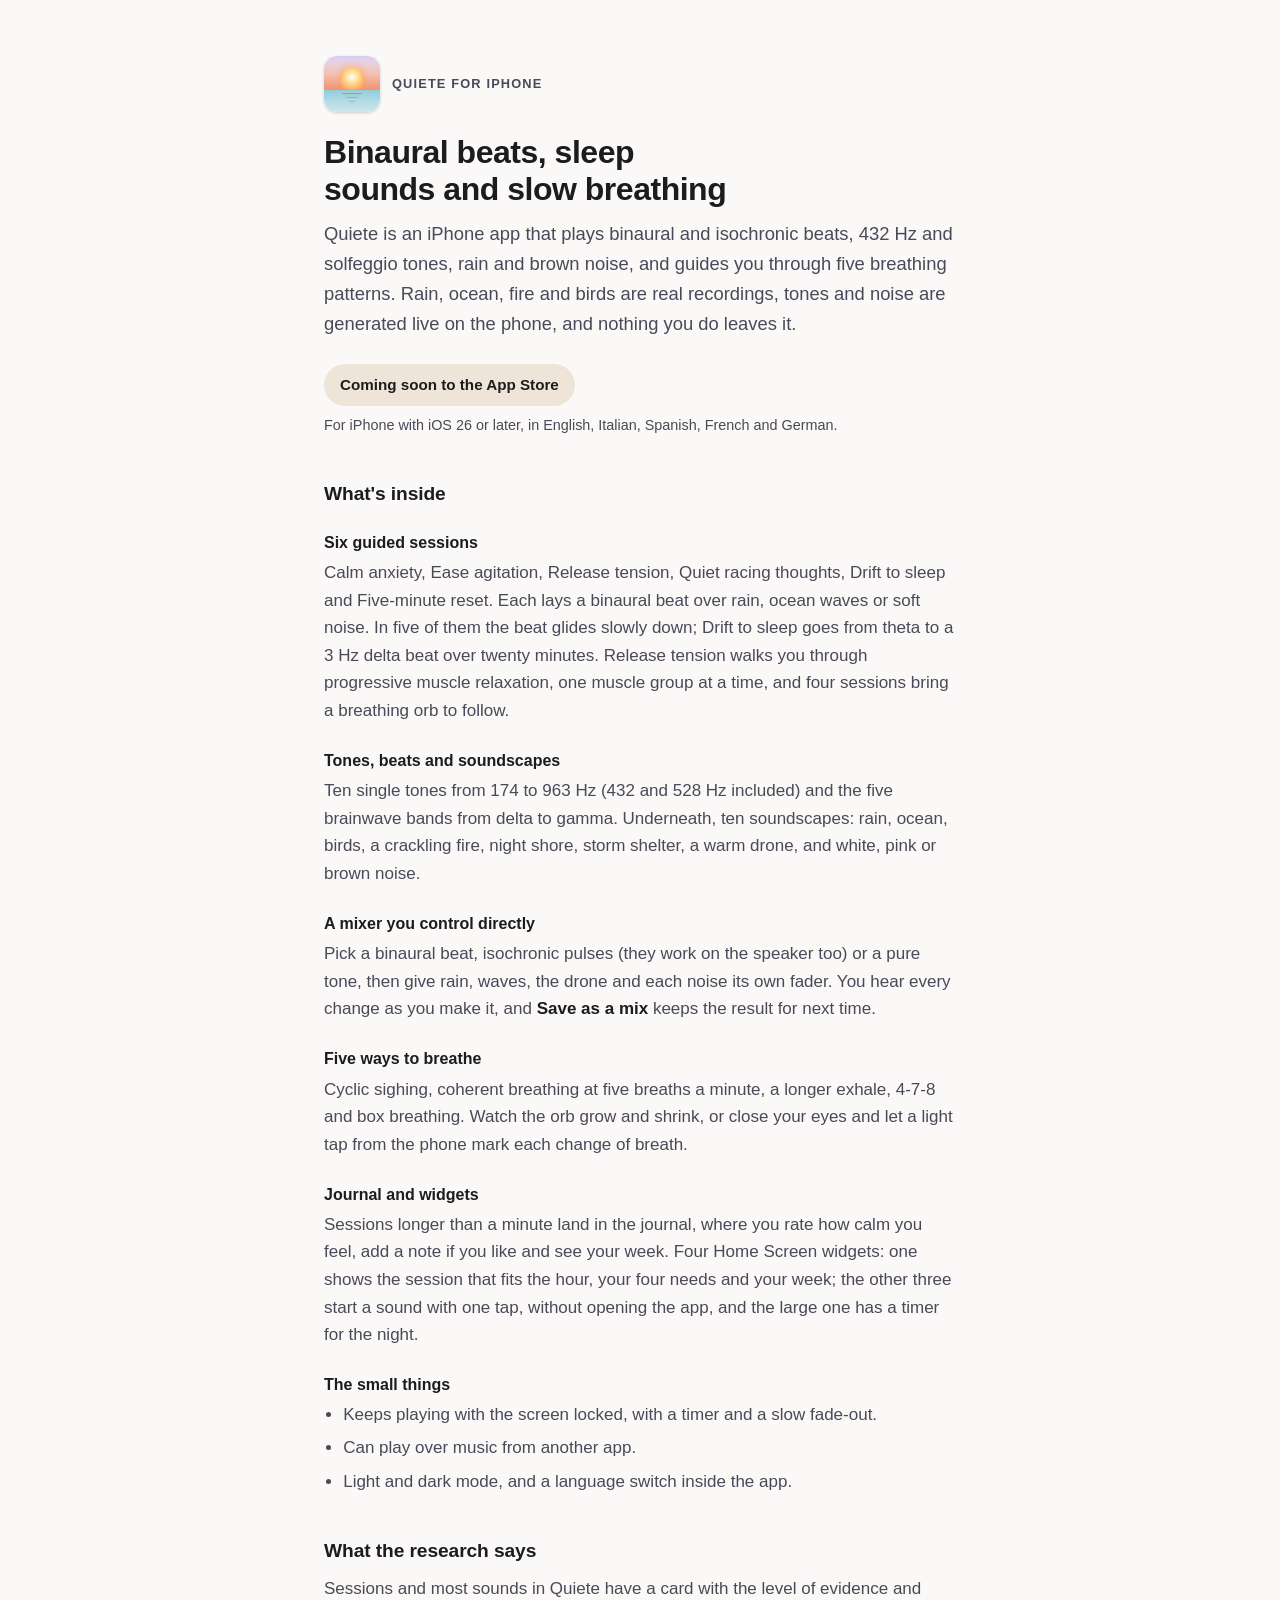
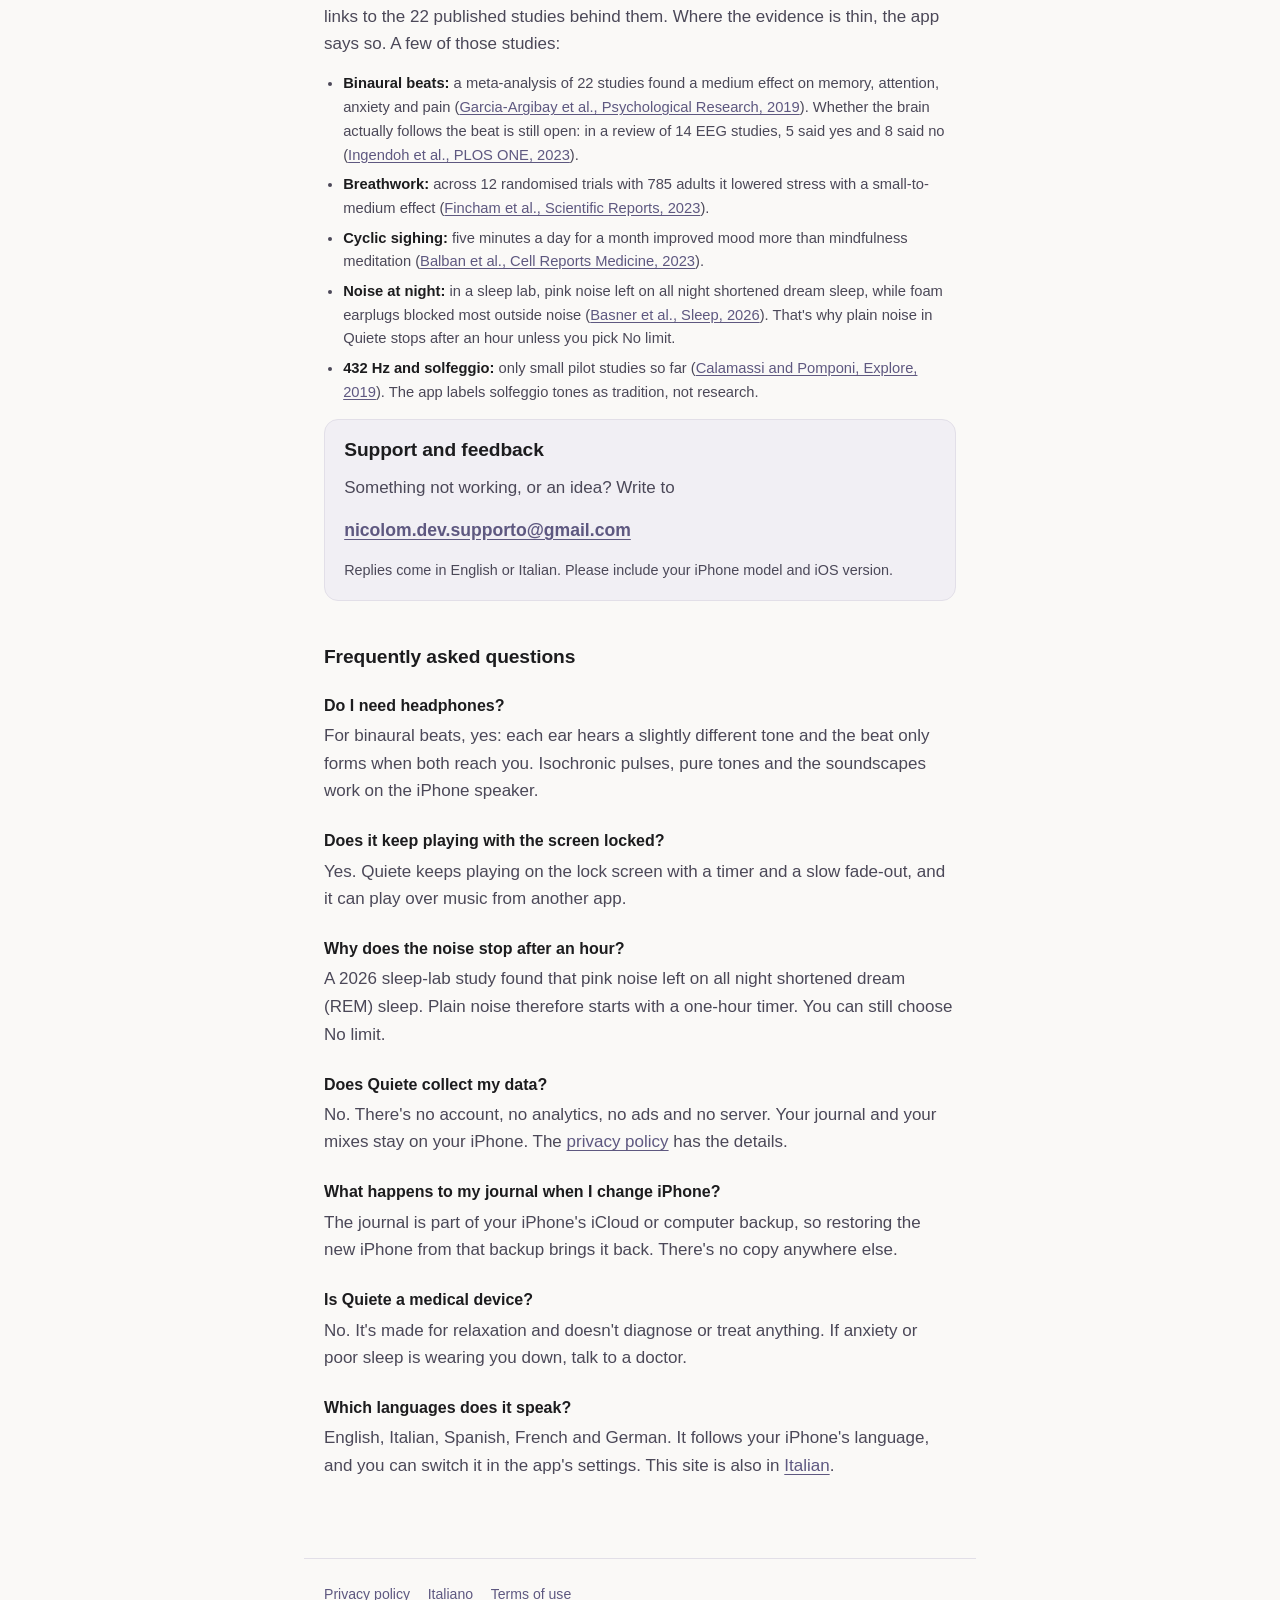
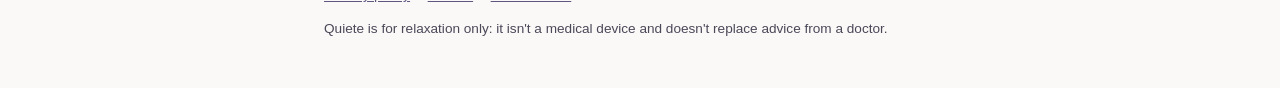
<file: index.html>
<!doctype html>
<html lang="en">
<head>
<meta charset="utf-8">
<meta name="viewport" content="width=device-width, initial-scale=1">
<title>Quiete: binaural beats, sleep sounds, breathing for iPhone</title>
<meta name="description" content="Binaural beats, 432 Hz tones, rain and brown noise, and five slow-breathing patterns for iPhone. No account and no tracking.">
<link rel="canonical" href="https://nicolomarinangeli.github.io/quiete/">
<link rel="alternate" hreflang="en" href="https://nicolomarinangeli.github.io/quiete/">
<link rel="alternate" hreflang="it" href="https://nicolomarinangeli.github.io/quiete/it/">
<link rel="alternate" hreflang="x-default" href="https://nicolomarinangeli.github.io/quiete/">
<meta name="color-scheme" content="light dark">
<meta name="theme-color" content="#faf9f7" media="(prefers-color-scheme: light)">
<meta name="theme-color" content="#0d0a10" media="(prefers-color-scheme: dark)">
<link rel="icon" type="image/png" href="favicon.png">
<link rel="apple-touch-icon" href="apple-touch-icon.png">
<link rel="stylesheet" href="style.css">
<meta property="og:type" content="website">
<meta property="og:site_name" content="Quiete">
<meta property="og:title" content="Quiete: binaural beats, sleep sounds, breathing for iPhone">
<meta property="og:description" content="Six guided sessions, ten tones, ten soundscapes, a mixer and five breathing patterns. No account, nothing leaves your iPhone.">
<meta property="og:url" content="https://nicolomarinangeli.github.io/quiete/">
<meta property="og:image" content="https://nicolomarinangeli.github.io/quiete/img/og.png">
<meta property="og:image:width" content="1200">
<meta property="og:image:height" content="630">
<meta property="og:image:alt" content="The Quiete app icon, a sun setting over the sea, next to the name Quiete">
<meta property="og:locale" content="en_US">
<meta property="og:locale:alternate" content="it_IT">
<meta name="twitter:card" content="summary_large_image">
<script type="application/ld+json">
{
  "@context": "https://schema.org",
  "@graph": [
    {
      "@type": "MobileApplication",
      "@id": "https://nicolomarinangeli.github.io/quiete/#app",
      "name": "Quiete",
      "alternateName": "Quiete: Binaural Beats, 432 Hz",
      "description": "An iPhone app that plays binaural and isochronic beats, solfeggio tones and sleep soundscapes, and guides five slow-breathing patterns. It has no account and collects no data.",
      "url": "https://nicolomarinangeli.github.io/quiete/",
      "image": "https://nicolomarinangeli.github.io/quiete/img/icona-512.png",
      "operatingSystem": "iOS 26 or later",
      "applicationCategory": "HealthApplication",
      "applicationSubCategory": "Relaxation and sleep",
      "inLanguage": ["en", "it", "es", "fr", "de"],
      "featureList": [
        "Six guided sessions: Calm anxiety, Ease agitation, Release tension, Quiet racing thoughts, Drift to sleep, Five-minute reset",
        "Ten tones from 174 to 963 Hz and five brainwave bands from delta to gamma",
        "Binaural beats, isochronic pulses or a pure tone",
        "Ten soundscapes: rain, ocean, birds, fire, night shore, storm shelter, warm drone, white, pink and brown noise",
        "Mixer with a fader for each sound and saved mixes",
        "Cyclic sighing, coherent breathing, longer exhale, 4-7-8 and box breathing",
        "Journal with a calm rating and a week view",
        "Four Home Screen widgets"
      ]
    },
    {
      "@type": "FAQPage",
      "mainEntity": [
        {"@type": "Question", "name": "Do I need headphones?", "acceptedAnswer": {"@type": "Answer", "text": "For binaural beats, yes: each ear hears a slightly different tone and the beat only forms when both reach you. Isochronic pulses, pure tones and the soundscapes work on the iPhone speaker."}},
        {"@type": "Question", "name": "Does it keep playing with the screen locked?", "acceptedAnswer": {"@type": "Answer", "text": "Yes. Quiete keeps playing on the lock screen with a timer and a slow fade-out, and it can play over music from another app."}},
        {"@type": "Question", "name": "Why does the noise stop after an hour?", "acceptedAnswer": {"@type": "Answer", "text": "A 2026 sleep-lab study found that pink noise left on all night shortened dream (REM) sleep. Plain noise therefore starts with a one-hour timer. You can still choose No limit."}},
        {"@type": "Question", "name": "Does Quiete collect my data?", "acceptedAnswer": {"@type": "Answer", "text": "No. There's no account, no analytics, no ads and no server. Your journal and your mixes stay on your iPhone."}},
        {"@type": "Question", "name": "What happens to my journal when I change iPhone?", "acceptedAnswer": {"@type": "Answer", "text": "The journal is part of your iPhone's iCloud or computer backup, so restoring the new iPhone from that backup brings it back. There's no copy anywhere else."}},
        {"@type": "Question", "name": "Is Quiete a medical device?", "acceptedAnswer": {"@type": "Answer", "text": "No. It's made for relaxation and doesn't diagnose or treat anything. If anxiety or poor sleep is wearing you down, talk to a doctor."}},
        {"@type": "Question", "name": "Which languages does it speak?", "acceptedAnswer": {"@type": "Answer", "text": "English, Italian, Spanish, French and German. It follows your iPhone's language, and you can switch it in the app's settings. This site is also in Italian."}}
      ]
    }
  ]
}
</script>
</head>
<body>
<a class="skip" href="#content">Skip to content</a>
<header class="top">
  <div class="brand">
    <picture>
      <source srcset="img/icona-scura.png" media="(prefers-color-scheme: dark)">
      <img src="img/icona.png" width="56" height="56" alt="Quiete app icon" fetchpriority="high">
    </picture>
    <p class="kicker">Quiete for iPhone</p>
  </div>
</header>

<main id="content">

  <h1>Binaural beats, sleep sounds and slow breathing</h1>
  <p class="lead">Quiete is an iPhone app that plays binaural and isochronic beats, 432 Hz and solfeggio tones, rain and brown noise, and guides you through five breathing patterns. Rain, ocean, fire and birds are real recordings, tones and noise are generated live on the phone, and nothing you do leaves it.</p>
  <p class="soon">Coming soon to the App Store</p>
  <p class="small">For iPhone with iOS 26 or later, in English, Italian, Spanish, French and German.</p>

  <h2>What's inside</h2>

  <h3>Six guided sessions</h3>
  <p>Calm anxiety, Ease agitation, Release tension, Quiet racing thoughts, Drift to sleep and Five-minute reset. Each lays a binaural beat over rain, ocean waves or soft noise. In five of them the beat glides slowly down; Drift to sleep goes from theta to a 3 Hz delta beat over twenty minutes. Release tension walks you through progressive muscle relaxation, one muscle group at a time, and four sessions bring a breathing orb to follow.</p>

  <h3>Tones, beats and soundscapes</h3>
  <p>Ten single tones from 174 to 963 Hz (432 and 528 Hz included) and the five brainwave bands from delta to gamma. Underneath, ten soundscapes: rain, ocean, birds, a crackling fire, night shore, storm shelter, a warm drone, and white, pink or brown noise.</p>

  <h3>A mixer you control directly</h3>
  <p>Pick a binaural beat, isochronic pulses (they work on the speaker too) or a pure tone, then give rain, waves, the drone and each noise its own fader. You hear every change as you make it, and <strong>Save as a mix</strong> keeps the result for next time.</p>

  <h3>Five ways to breathe</h3>
  <p>Cyclic sighing, coherent breathing at five breaths a minute, a longer exhale, 4-7-8 and box breathing. Watch the orb grow and shrink, or close your eyes and let a light tap from the phone mark each change of breath.</p>

  <h3>Journal and widgets</h3>
  <p>Sessions longer than a minute land in the journal, where you rate how calm you feel, add a note if you like and see your week. Four Home Screen widgets: one shows the session that fits the hour, your four needs and your week; the other three start a sound with one tap, without opening the app, and the large one has a timer for the night.</p>

  <h3>The small things</h3>
  <ul>
    <li>Keeps playing with the screen locked, with a timer and a slow fade-out.</li>
    <li>Can play over music from another app.</li>
    <li>Light and dark mode, and a language switch inside the app.</li>
  </ul>

  <h2>What the research says</h2>
  <p>Sessions and most sounds in Quiete have a card with the level of evidence and links to the 22 published studies behind them. Where the evidence is thin, the app says so. A few of those studies:</p>
  <ul class="sources">
    <li><strong>Binaural beats:</strong> a meta-analysis of 22 studies found a medium effect on memory, attention, anxiety and pain (<a href="https://doi.org/10.1007/s00426-018-1066-8">Garcia-Argibay et al., Psychological Research, 2019</a>). Whether the brain actually follows the beat is still open: in a review of 14 EEG studies, 5 said yes and 8 said no (<a href="https://doi.org/10.1371/journal.pone.0286023">Ingendoh et al., PLOS ONE, 2023</a>).</li>
    <li><strong>Breathwork:</strong> across 12 randomised trials with 785 adults it lowered stress with a small-to-medium effect (<a href="https://doi.org/10.1038/s41598-022-27247-y">Fincham et al., Scientific Reports, 2023</a>).</li>
    <li><strong>Cyclic sighing:</strong> five minutes a day for a month improved mood more than mindfulness meditation (<a href="https://doi.org/10.1016/j.xcrm.2022.100895">Balban et al., Cell Reports Medicine, 2023</a>).</li>
    <li><strong>Noise at night:</strong> in a sleep lab, pink noise left on all night shortened dream sleep, while foam earplugs blocked most outside noise (<a href="https://doi.org/10.1093/sleep/zsag001">Basner et al., Sleep, 2026</a>). That's why plain noise in Quiete stops after an hour unless you pick No limit.</li>
    <li><strong>432 Hz and solfeggio:</strong> only small pilot studies so far (<a href="https://doi.org/10.1016/j.explore.2019.04.001">Calamassi and Pomponi, Explore, 2019</a>). The app labels solfeggio tones as tradition, not research.</li>
  </ul>

  <div class="card" id="support">
    <h2>Support and feedback</h2>
    <p>Something not working, or an idea? Write to</p>
    <p><a class="mail" href="mailto:nicolom.dev.supporto@gmail.com?subject=Quiete">nicolom.dev.supporto@gmail.com</a></p>
    <p class="small">Replies come in English or Italian. Please include your iPhone model and iOS version.</p>
  </div>

  <section class="faq">
    <h2>Frequently asked questions</h2>
    <h3>Do I need headphones?</h3>
    <p>For binaural beats, yes: each ear hears a slightly different tone and the beat only forms when both reach you. Isochronic pulses, pure tones and the soundscapes work on the iPhone speaker.</p>
    <h3>Does it keep playing with the screen locked?</h3>
    <p>Yes. Quiete keeps playing on the lock screen with a timer and a slow fade-out, and it can play over music from another app.</p>
    <h3>Why does the noise stop after an hour?</h3>
    <p>A 2026 sleep-lab study found that pink noise left on all night shortened dream (REM) sleep. Plain noise therefore starts with a one-hour timer. You can still choose No limit.</p>
    <h3>Does Quiete collect my data?</h3>
    <p>No. There's no account, no analytics, no ads and no server. Your journal and your mixes stay on your iPhone. The <a href="privacy/">privacy policy</a> has the details.</p>
    <h3>What happens to my journal when I change iPhone?</h3>
    <p>The journal is part of your iPhone's iCloud or computer backup, so restoring the new iPhone from that backup brings it back. There's no copy anywhere else.</p>
    <h3>Is Quiete a medical device?</h3>
    <p>No. It's made for relaxation and doesn't diagnose or treat anything. If anxiety or poor sleep is wearing you down, talk to a doctor.</p>
    <h3>Which languages does it speak?</h3>
    <p>English, Italian, Spanish, French and German. It follows your iPhone's language, and you can switch it in the app's settings. This site is also in <a href="it/" hreflang="it">Italian</a>.</p>
  </section>
</main>
<footer>
  <nav aria-label="Site">
    <a href="privacy/">Privacy policy</a>
    <a href="it/" hreflang="it" lang="it">Italiano</a>
    <a href="https://www.apple.com/legal/internet-services/itunes/dev/stdeula/">Terms of use</a>
  </nav>
  <p>Quiete is for relaxation only: it isn't a medical device and doesn't replace advice from a doctor.</p>
</footer>
</body>
</html>
</file>
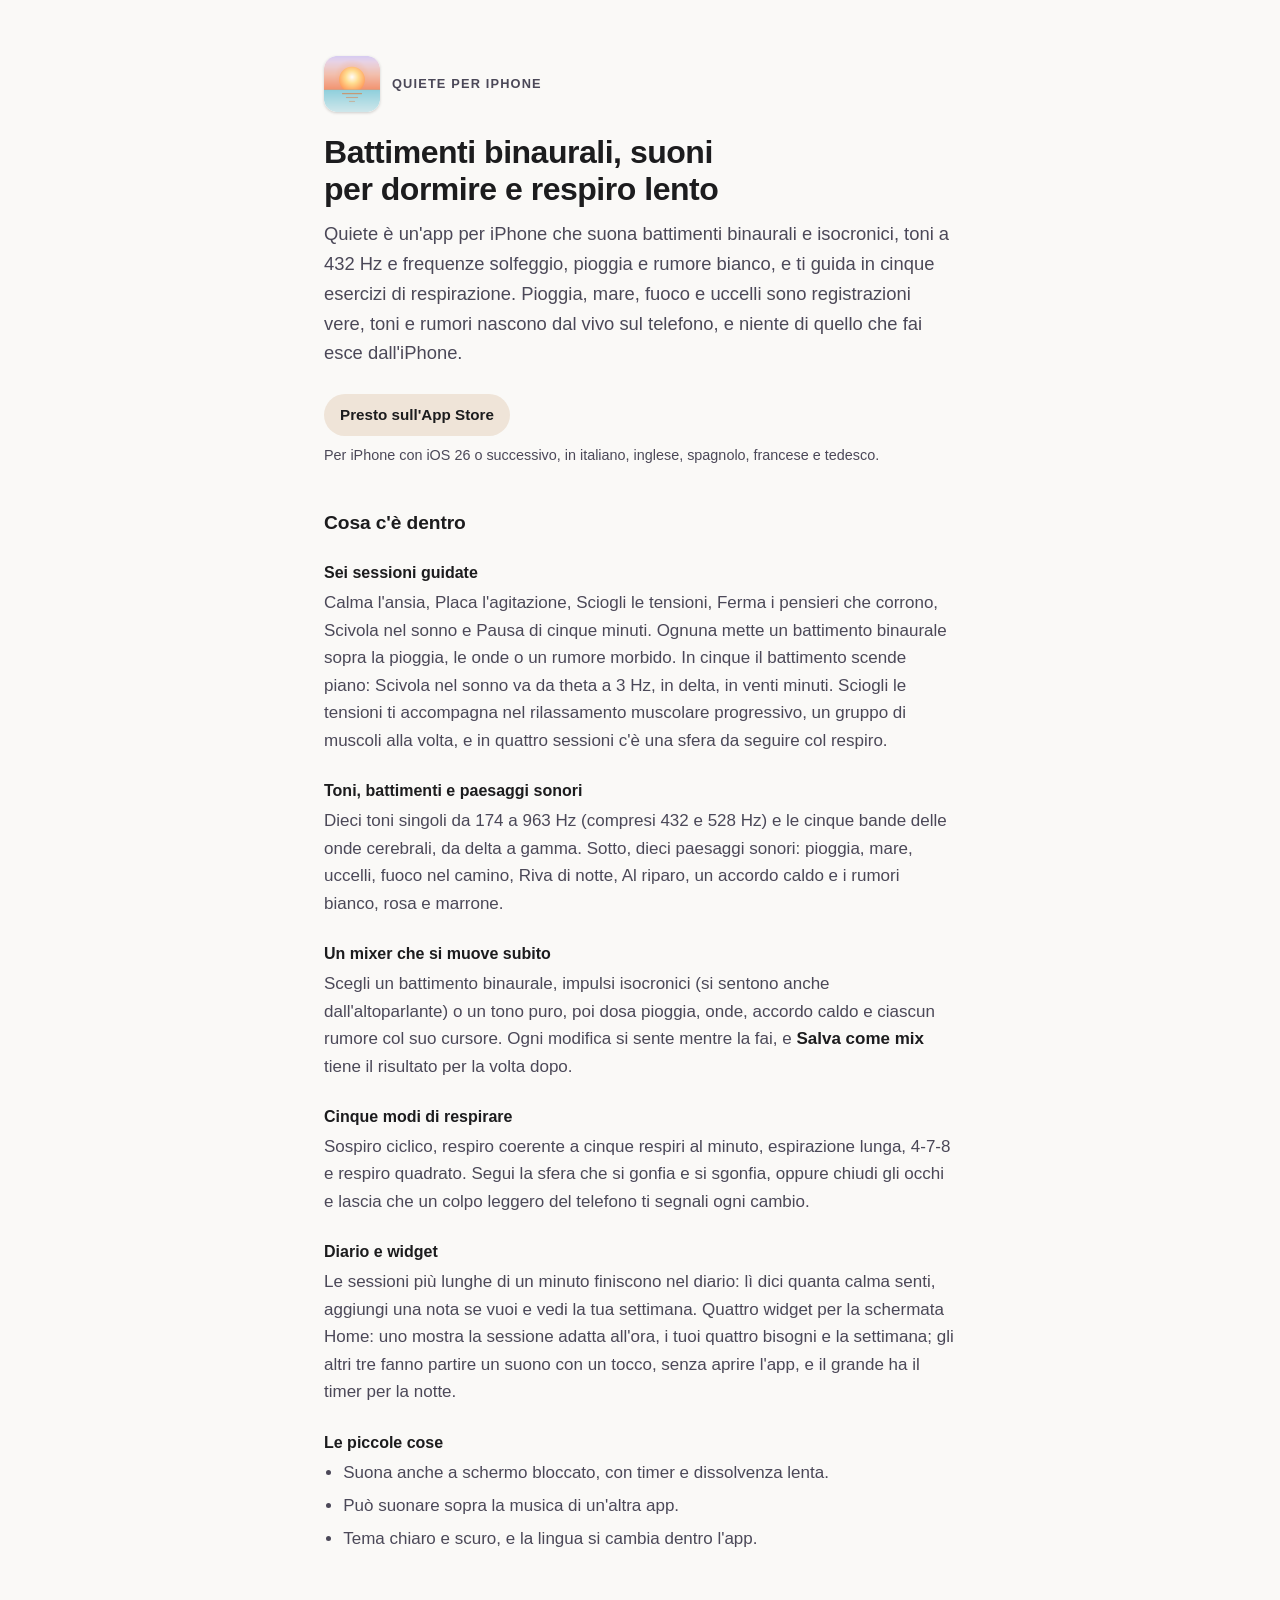
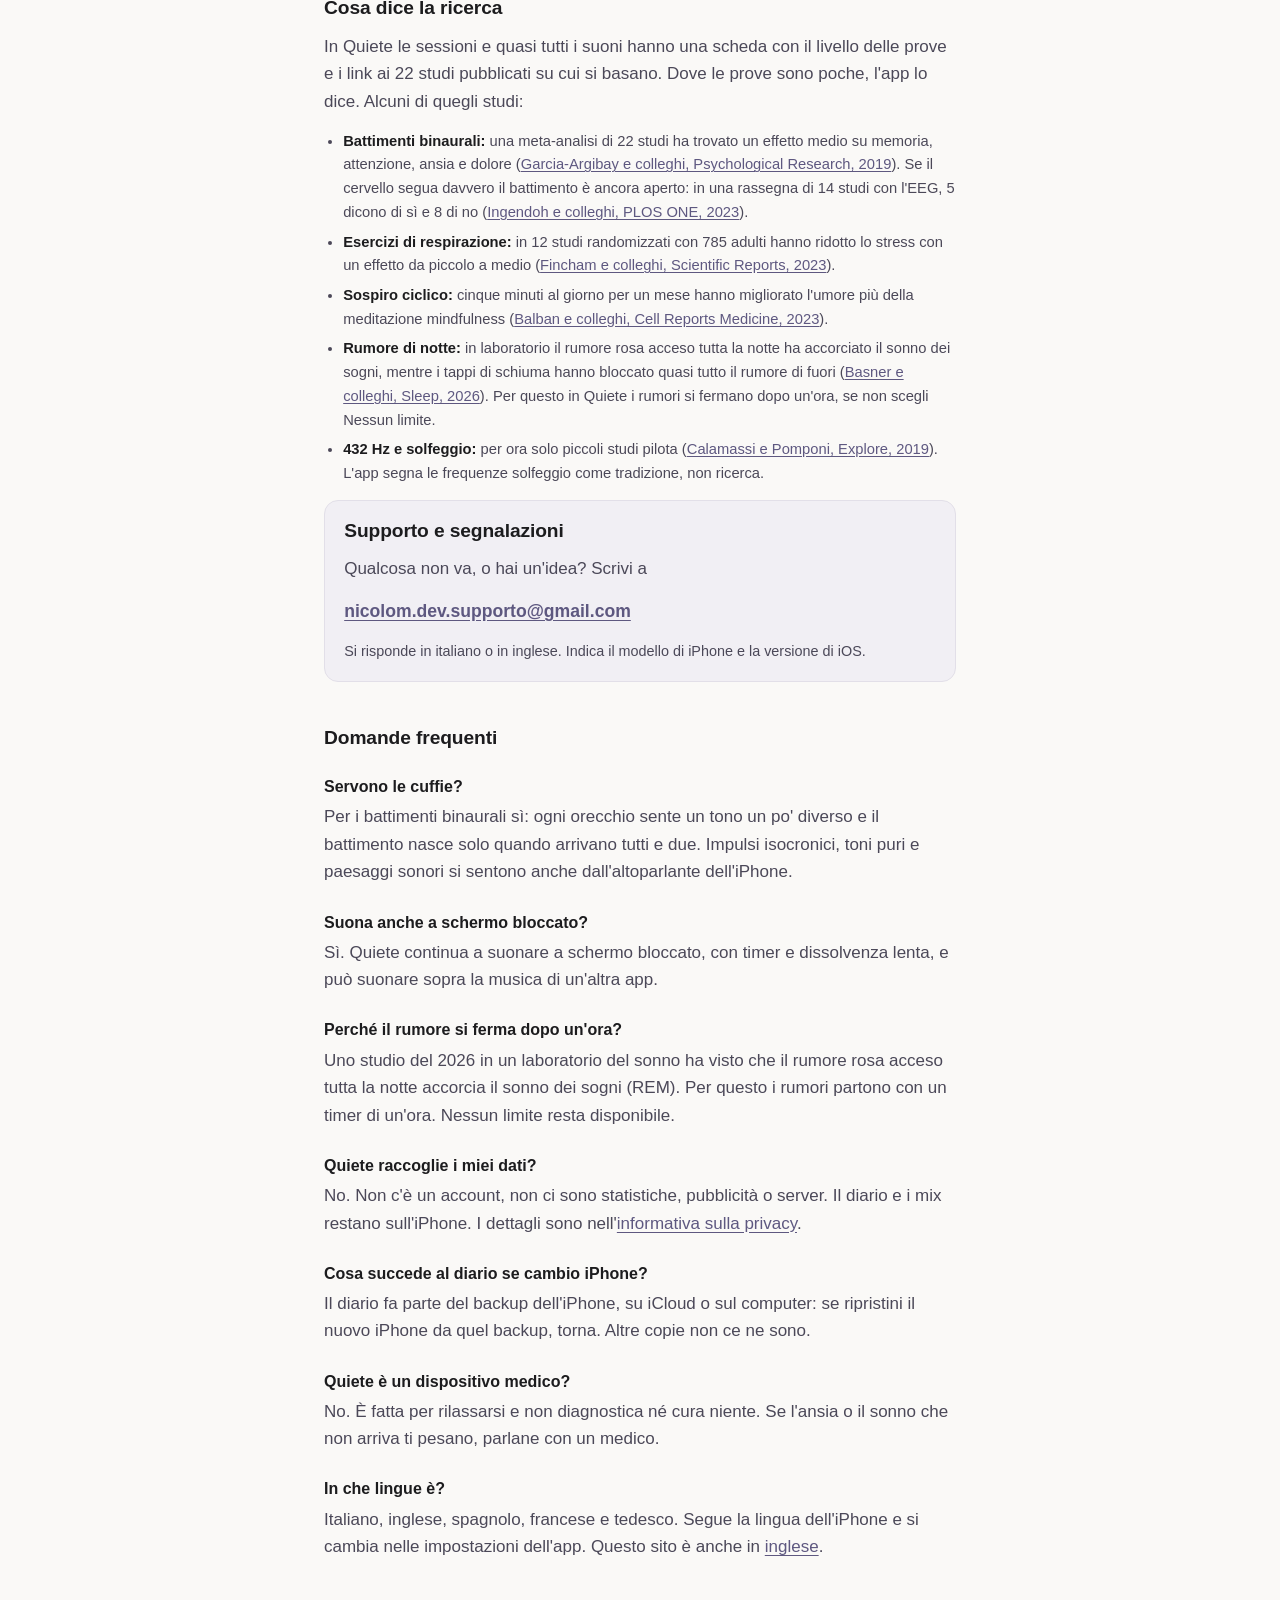
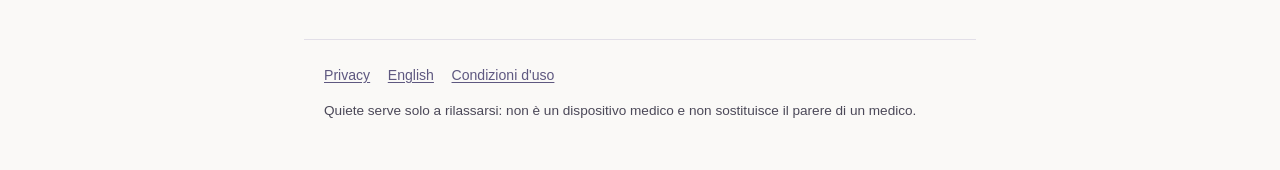
<file: it/index.html>
<!doctype html>
<html lang="it">
<head>
<meta charset="utf-8">
<meta name="viewport" content="width=device-width, initial-scale=1">
<title>Quiete: battimenti binaurali, suoni per dormire e respiro</title>
<meta name="description" content="Battimenti binaurali, frequenze a 432 Hz, pioggia, rumore bianco e cinque esercizi di respiro lento per iPhone. Niente account.">
<link rel="canonical" href="https://nicolomarinangeli.github.io/quiete/it/">
<link rel="alternate" hreflang="en" href="https://nicolomarinangeli.github.io/quiete/">
<link rel="alternate" hreflang="it" href="https://nicolomarinangeli.github.io/quiete/it/">
<link rel="alternate" hreflang="x-default" href="https://nicolomarinangeli.github.io/quiete/">
<meta name="color-scheme" content="light dark">
<meta name="theme-color" content="#faf9f7" media="(prefers-color-scheme: light)">
<meta name="theme-color" content="#0d0a10" media="(prefers-color-scheme: dark)">
<link rel="icon" type="image/png" href="../favicon.png">
<link rel="apple-touch-icon" href="../apple-touch-icon.png">
<link rel="stylesheet" href="../style.css">
<meta property="og:type" content="website">
<meta property="og:site_name" content="Quiete">
<meta property="og:title" content="Quiete: battimenti binaurali, suoni per dormire e respiro">
<meta property="og:description" content="Sei sessioni guidate, dieci toni, dieci paesaggi sonori, un mixer e cinque modi di respirare. Niente account, niente lascia l'iPhone.">
<meta property="og:url" content="https://nicolomarinangeli.github.io/quiete/it/">
<meta property="og:image" content="https://nicolomarinangeli.github.io/quiete/img/og.png">
<meta property="og:image:width" content="1200">
<meta property="og:image:height" content="630">
<meta property="og:image:alt" content="L'icona di Quiete, un sole che tramonta sul mare, accanto al nome Quiete">
<meta property="og:locale" content="it_IT">
<meta property="og:locale:alternate" content="en_US">
<meta name="twitter:card" content="summary_large_image">
<script type="application/ld+json">
{
  "@context": "https://schema.org",
  "@graph": [
    {
      "@type": "MobileApplication",
      "@id": "https://nicolomarinangeli.github.io/quiete/#app",
      "name": "Quiete",
      "alternateName": "Quiete: Suoni e Frequenze Hz",
      "description": "App per iPhone che suona battimenti binaurali e isocronici, frequenze solfeggio e paesaggi sonori per dormire, e guida cinque esercizi di respirazione lenta. Non chiede un account e non raccoglie dati.",
      "url": "https://nicolomarinangeli.github.io/quiete/it/",
      "image": "https://nicolomarinangeli.github.io/quiete/img/icona-512.png",
      "operatingSystem": "iOS 26 o successivo",
      "applicationCategory": "HealthApplication",
      "applicationSubCategory": "Rilassamento e sonno",
      "inLanguage": ["it", "en", "es", "fr", "de"],
      "featureList": [
        "Sei sessioni guidate: Calma l'ansia, Placa l'agitazione, Sciogli le tensioni, Ferma i pensieri che corrono, Scivola nel sonno, Pausa di cinque minuti",
        "Dieci toni da 174 a 963 Hz e cinque bande di onde cerebrali da delta a gamma",
        "Battimento binaurale, impulsi isocronici o tono puro",
        "Dieci paesaggi sonori: pioggia, mare, uccelli, fuoco, Riva di notte, Al riparo, accordo caldo, rumore bianco, rosa e marrone",
        "Mixer con un cursore per ogni suono e mix salvati",
        "Sospiro ciclico, respiro coerente, espirazione lunga, 4-7-8 e respiro quadrato",
        "Diario con il voto di calma e la settimana",
        "Quattro widget per la schermata Home"
      ]
    },
    {
      "@type": "FAQPage",
      "mainEntity": [
        {"@type": "Question", "name": "Servono le cuffie?", "acceptedAnswer": {"@type": "Answer", "text": "Per i battimenti binaurali sì: ogni orecchio sente un tono un po' diverso e il battimento nasce solo quando arrivano tutti e due. Impulsi isocronici, toni puri e paesaggi sonori si sentono anche dall'altoparlante dell'iPhone."}},
        {"@type": "Question", "name": "Suona anche a schermo bloccato?", "acceptedAnswer": {"@type": "Answer", "text": "Sì. Quiete continua a suonare a schermo bloccato, con timer e dissolvenza lenta, e può suonare sopra la musica di un'altra app."}},
        {"@type": "Question", "name": "Perché il rumore si ferma dopo un'ora?", "acceptedAnswer": {"@type": "Answer", "text": "Uno studio del 2026 in un laboratorio del sonno ha visto che il rumore rosa acceso tutta la notte accorcia il sonno dei sogni (REM). Per questo i rumori partono con un timer di un'ora. Nessun limite resta disponibile."}},
        {"@type": "Question", "name": "Quiete raccoglie i miei dati?", "acceptedAnswer": {"@type": "Answer", "text": "No. Non c'è un account, non ci sono statistiche, pubblicità o server. Il diario e i mix restano sull'iPhone."}},
        {"@type": "Question", "name": "Cosa succede al diario se cambio iPhone?", "acceptedAnswer": {"@type": "Answer", "text": "Il diario fa parte del backup dell'iPhone, su iCloud o sul computer: se ripristini il nuovo iPhone da quel backup, torna. Altre copie non ce ne sono."}},
        {"@type": "Question", "name": "Quiete è un dispositivo medico?", "acceptedAnswer": {"@type": "Answer", "text": "No. È fatta per rilassarsi e non diagnostica né cura niente. Se l'ansia o il sonno che non arriva ti pesano, parlane con un medico."}},
        {"@type": "Question", "name": "In che lingue è?", "acceptedAnswer": {"@type": "Answer", "text": "Italiano, inglese, spagnolo, francese e tedesco. Segue la lingua dell'iPhone e si cambia nelle impostazioni dell'app. Questo sito è anche in inglese."}}
      ]
    }
  ]
}
</script>
</head>
<body>
<a class="skip" href="#content">Vai al contenuto</a>
<header class="top">
  <div class="brand">
    <picture>
      <source srcset="../img/icona-scura.png" media="(prefers-color-scheme: dark)">
      <img src="../img/icona.png" width="56" height="56" alt="Icona di Quiete" fetchpriority="high">
    </picture>
    <p class="kicker">Quiete per iPhone</p>
  </div>
</header>

<main id="content">

  <h1>Battimenti binaurali, suoni per dormire e respiro lento</h1>
  <p class="lead">Quiete è un'app per iPhone che suona battimenti binaurali e isocronici, toni a 432 Hz e frequenze solfeggio, pioggia e rumore bianco, e ti guida in cinque esercizi di respirazione. Pioggia, mare, fuoco e uccelli sono registrazioni vere, toni e rumori nascono dal vivo sul telefono, e niente di quello che fai esce dall'iPhone.</p>
  <p class="soon">Presto sull'App Store</p>
  <p class="small">Per iPhone con iOS 26 o successivo, in italiano, inglese, spagnolo, francese e tedesco.</p>

  <h2>Cosa c'è dentro</h2>

  <h3>Sei sessioni guidate</h3>
  <p>Calma l'ansia, Placa l'agitazione, Sciogli le tensioni, Ferma i pensieri che corrono, Scivola nel sonno e Pausa di cinque minuti. Ognuna mette un battimento binaurale sopra la pioggia, le onde o un rumore morbido. In cinque il battimento scende piano: Scivola nel sonno va da theta a 3 Hz, in delta, in venti minuti. Sciogli le tensioni ti accompagna nel rilassamento muscolare progressivo, un gruppo di muscoli alla volta, e in quattro sessioni c'è una sfera da seguire col respiro.</p>

  <h3>Toni, battimenti e paesaggi sonori</h3>
  <p>Dieci toni singoli da 174 a 963 Hz (compresi 432 e 528 Hz) e le cinque bande delle onde cerebrali, da delta a gamma. Sotto, dieci paesaggi sonori: pioggia, mare, uccelli, fuoco nel camino, Riva di notte, Al riparo, un accordo caldo e i rumori bianco, rosa e marrone.</p>

  <h3>Un mixer che si muove subito</h3>
  <p>Scegli un battimento binaurale, impulsi isocronici (si sentono anche dall'altoparlante) o un tono puro, poi dosa pioggia, onde, accordo caldo e ciascun rumore col suo cursore. Ogni modifica si sente mentre la fai, e <strong>Salva come mix</strong> tiene il risultato per la volta dopo.</p>

  <h3>Cinque modi di respirare</h3>
  <p>Sospiro ciclico, respiro coerente a cinque respiri al minuto, espirazione lunga, 4-7-8 e respiro quadrato. Segui la sfera che si gonfia e si sgonfia, oppure chiudi gli occhi e lascia che un colpo leggero del telefono ti segnali ogni cambio.</p>

  <h3>Diario e widget</h3>
  <p>Le sessioni più lunghe di un minuto finiscono nel diario: lì dici quanta calma senti, aggiungi una nota se vuoi e vedi la tua settimana. Quattro widget per la schermata Home: uno mostra la sessione adatta all'ora, i tuoi quattro bisogni e la settimana; gli altri tre fanno partire un suono con un tocco, senza aprire l'app, e il grande ha il timer per la notte.</p>

  <h3>Le piccole cose</h3>
  <ul>
    <li>Suona anche a schermo bloccato, con timer e dissolvenza lenta.</li>
    <li>Può suonare sopra la musica di un'altra app.</li>
    <li>Tema chiaro e scuro, e la lingua si cambia dentro l'app.</li>
  </ul>

  <h2>Cosa dice la ricerca</h2>
  <p>In Quiete le sessioni e quasi tutti i suoni hanno una scheda con il livello delle prove e i link ai 22 studi pubblicati su cui si basano. Dove le prove sono poche, l'app lo dice. Alcuni di quegli studi:</p>
  <ul class="sources">
    <li><strong>Battimenti binaurali:</strong> una meta-analisi di 22 studi ha trovato un effetto medio su memoria, attenzione, ansia e dolore (<a href="https://doi.org/10.1007/s00426-018-1066-8">Garcia-Argibay e colleghi, Psychological Research, 2019</a>). Se il cervello segua davvero il battimento è ancora aperto: in una rassegna di 14 studi con l'EEG, 5 dicono di sì e 8 di no (<a href="https://doi.org/10.1371/journal.pone.0286023">Ingendoh e colleghi, PLOS ONE, 2023</a>).</li>
    <li><strong>Esercizi di respirazione:</strong> in 12 studi randomizzati con 785 adulti hanno ridotto lo stress con un effetto da piccolo a medio (<a href="https://doi.org/10.1038/s41598-022-27247-y">Fincham e colleghi, Scientific Reports, 2023</a>).</li>
    <li><strong>Sospiro ciclico:</strong> cinque minuti al giorno per un mese hanno migliorato l'umore più della meditazione mindfulness (<a href="https://doi.org/10.1016/j.xcrm.2022.100895">Balban e colleghi, Cell Reports Medicine, 2023</a>).</li>
    <li><strong>Rumore di notte:</strong> in laboratorio il rumore rosa acceso tutta la notte ha accorciato il sonno dei sogni, mentre i tappi di schiuma hanno bloccato quasi tutto il rumore di fuori (<a href="https://doi.org/10.1093/sleep/zsag001">Basner e colleghi, Sleep, 2026</a>). Per questo in Quiete i rumori si fermano dopo un'ora, se non scegli Nessun limite.</li>
    <li><strong>432 Hz e solfeggio:</strong> per ora solo piccoli studi pilota (<a href="https://doi.org/10.1016/j.explore.2019.04.001">Calamassi e Pomponi, Explore, 2019</a>). L'app segna le frequenze solfeggio come tradizione, non ricerca.</li>
  </ul>

  <div class="card" id="supporto">
    <h2>Supporto e segnalazioni</h2>
    <p>Qualcosa non va, o hai un'idea? Scrivi a</p>
    <p><a class="mail" href="mailto:nicolom.dev.supporto@gmail.com?subject=Quiete">nicolom.dev.supporto@gmail.com</a></p>
    <p class="small">Si risponde in italiano o in inglese. Indica il modello di iPhone e la versione di iOS.</p>
  </div>

  <section class="faq">
    <h2>Domande frequenti</h2>
    <h3>Servono le cuffie?</h3>
    <p>Per i battimenti binaurali sì: ogni orecchio sente un tono un po' diverso e il battimento nasce solo quando arrivano tutti e due. Impulsi isocronici, toni puri e paesaggi sonori si sentono anche dall'altoparlante dell'iPhone.</p>
    <h3>Suona anche a schermo bloccato?</h3>
    <p>Sì. Quiete continua a suonare a schermo bloccato, con timer e dissolvenza lenta, e può suonare sopra la musica di un'altra app.</p>
    <h3>Perché il rumore si ferma dopo un'ora?</h3>
    <p>Uno studio del 2026 in un laboratorio del sonno ha visto che il rumore rosa acceso tutta la notte accorcia il sonno dei sogni (REM). Per questo i rumori partono con un timer di un'ora. Nessun limite resta disponibile.</p>
    <h3>Quiete raccoglie i miei dati?</h3>
    <p>No. Non c'è un account, non ci sono statistiche, pubblicità o server. Il diario e i mix restano sull'iPhone. I dettagli sono nell'<a href="../privacy/#it">informativa sulla privacy</a>.</p>
    <h3>Cosa succede al diario se cambio iPhone?</h3>
    <p>Il diario fa parte del backup dell'iPhone, su iCloud o sul computer: se ripristini il nuovo iPhone da quel backup, torna. Altre copie non ce ne sono.</p>
    <h3>Quiete è un dispositivo medico?</h3>
    <p>No. È fatta per rilassarsi e non diagnostica né cura niente. Se l'ansia o il sonno che non arriva ti pesano, parlane con un medico.</p>
    <h3>In che lingue è?</h3>
    <p>Italiano, inglese, spagnolo, francese e tedesco. Segue la lingua dell'iPhone e si cambia nelle impostazioni dell'app. Questo sito è anche in <a href="../" hreflang="en">inglese</a>.</p>
  </section>
</main>
<footer>
  <nav aria-label="Sito">
    <a href="../privacy/#it">Privacy</a>
    <a href="../" hreflang="en" lang="en">English</a>
    <a href="https://www.apple.com/legal/internet-services/itunes/dev/stdeula/">Condizioni d'uso</a>
  </nav>
  <p>Quiete serve solo a rilassarsi: non è un dispositivo medico e non sostituisce il parere di un medico.</p>
</footer>
</body>
</html>
</file>
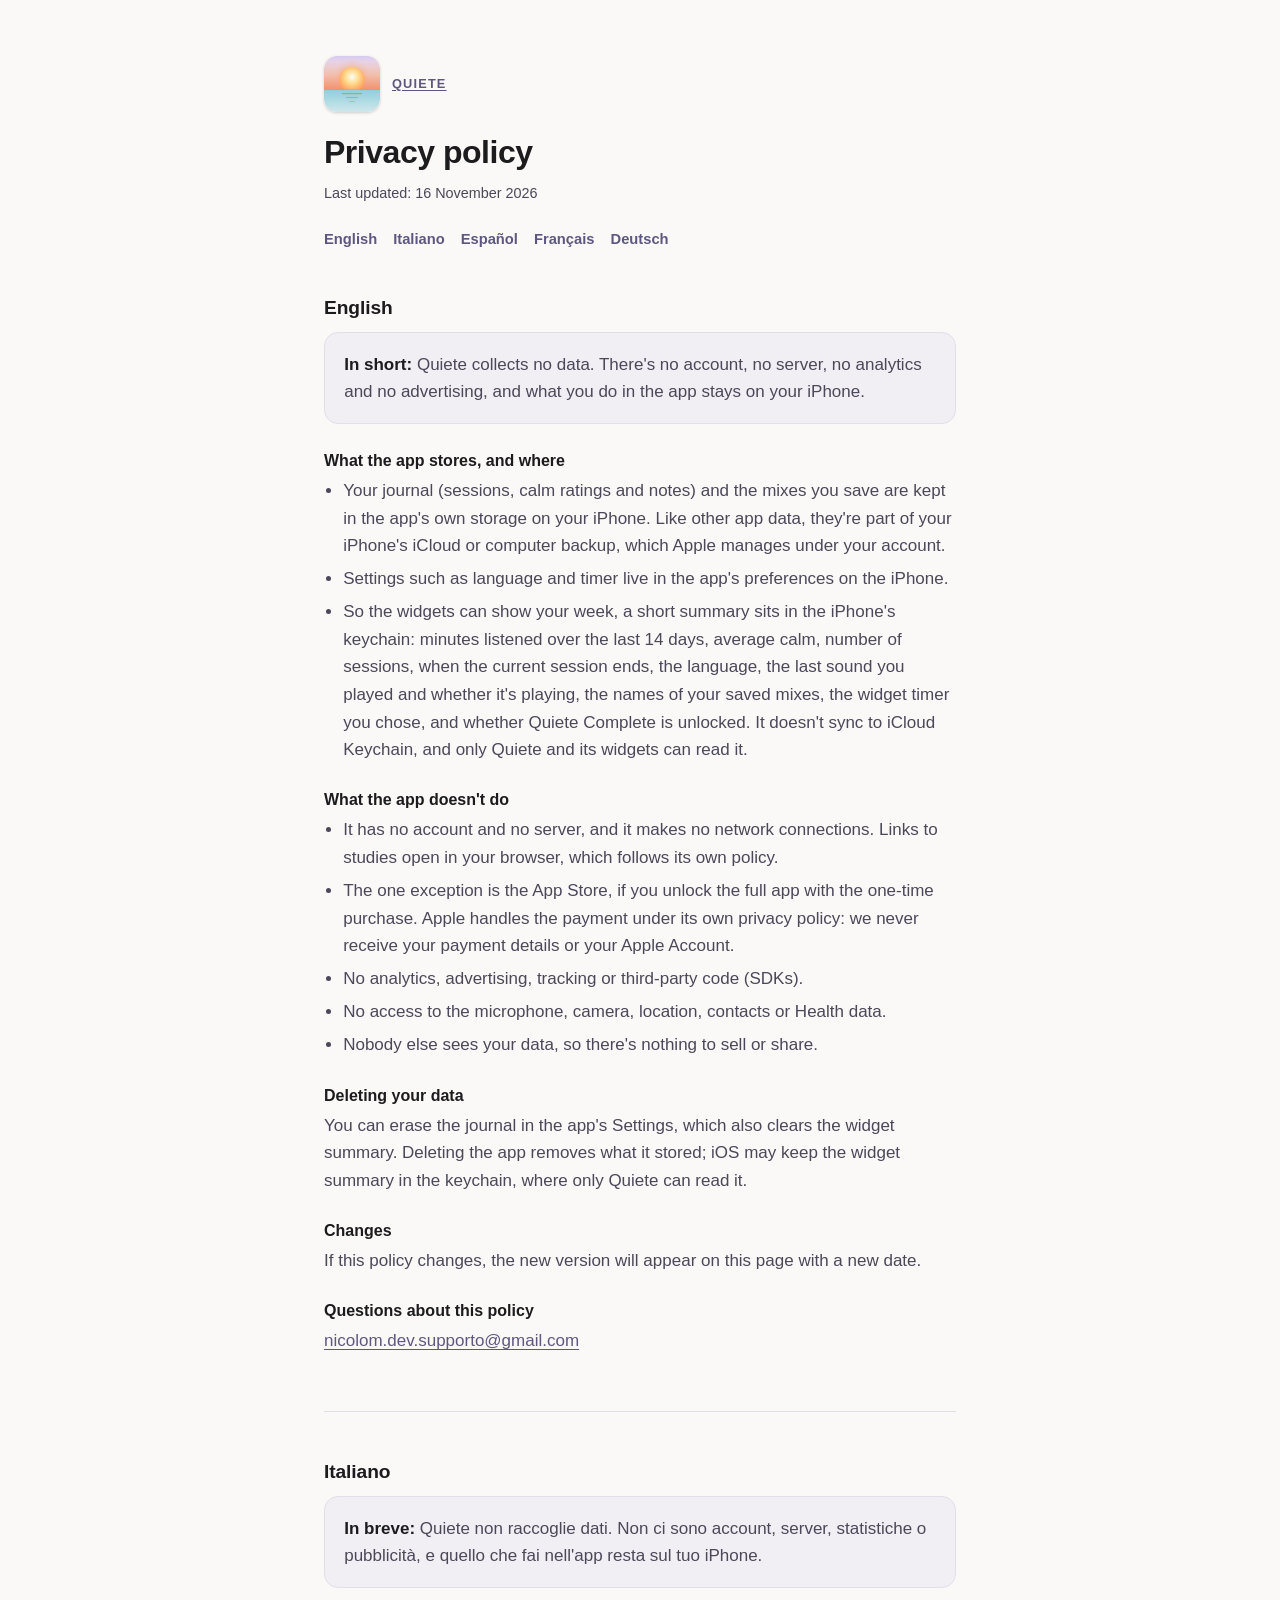
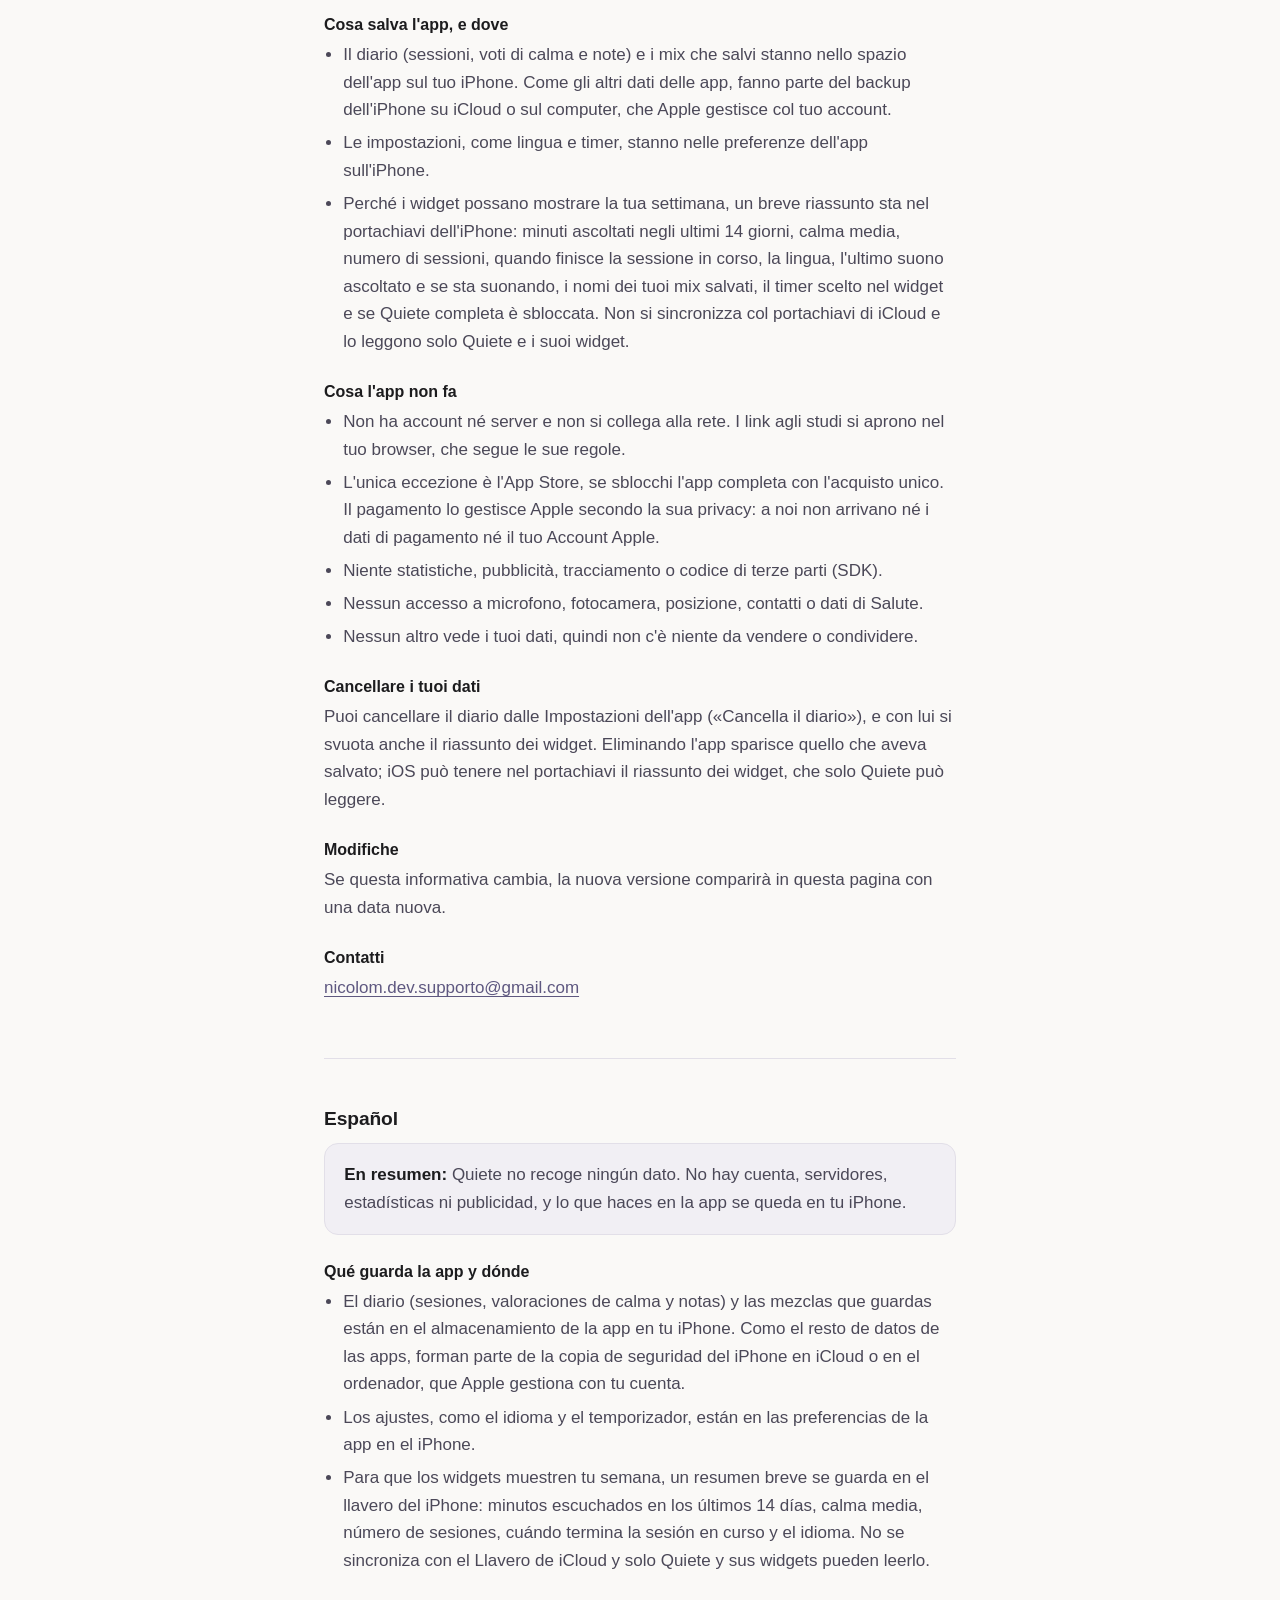
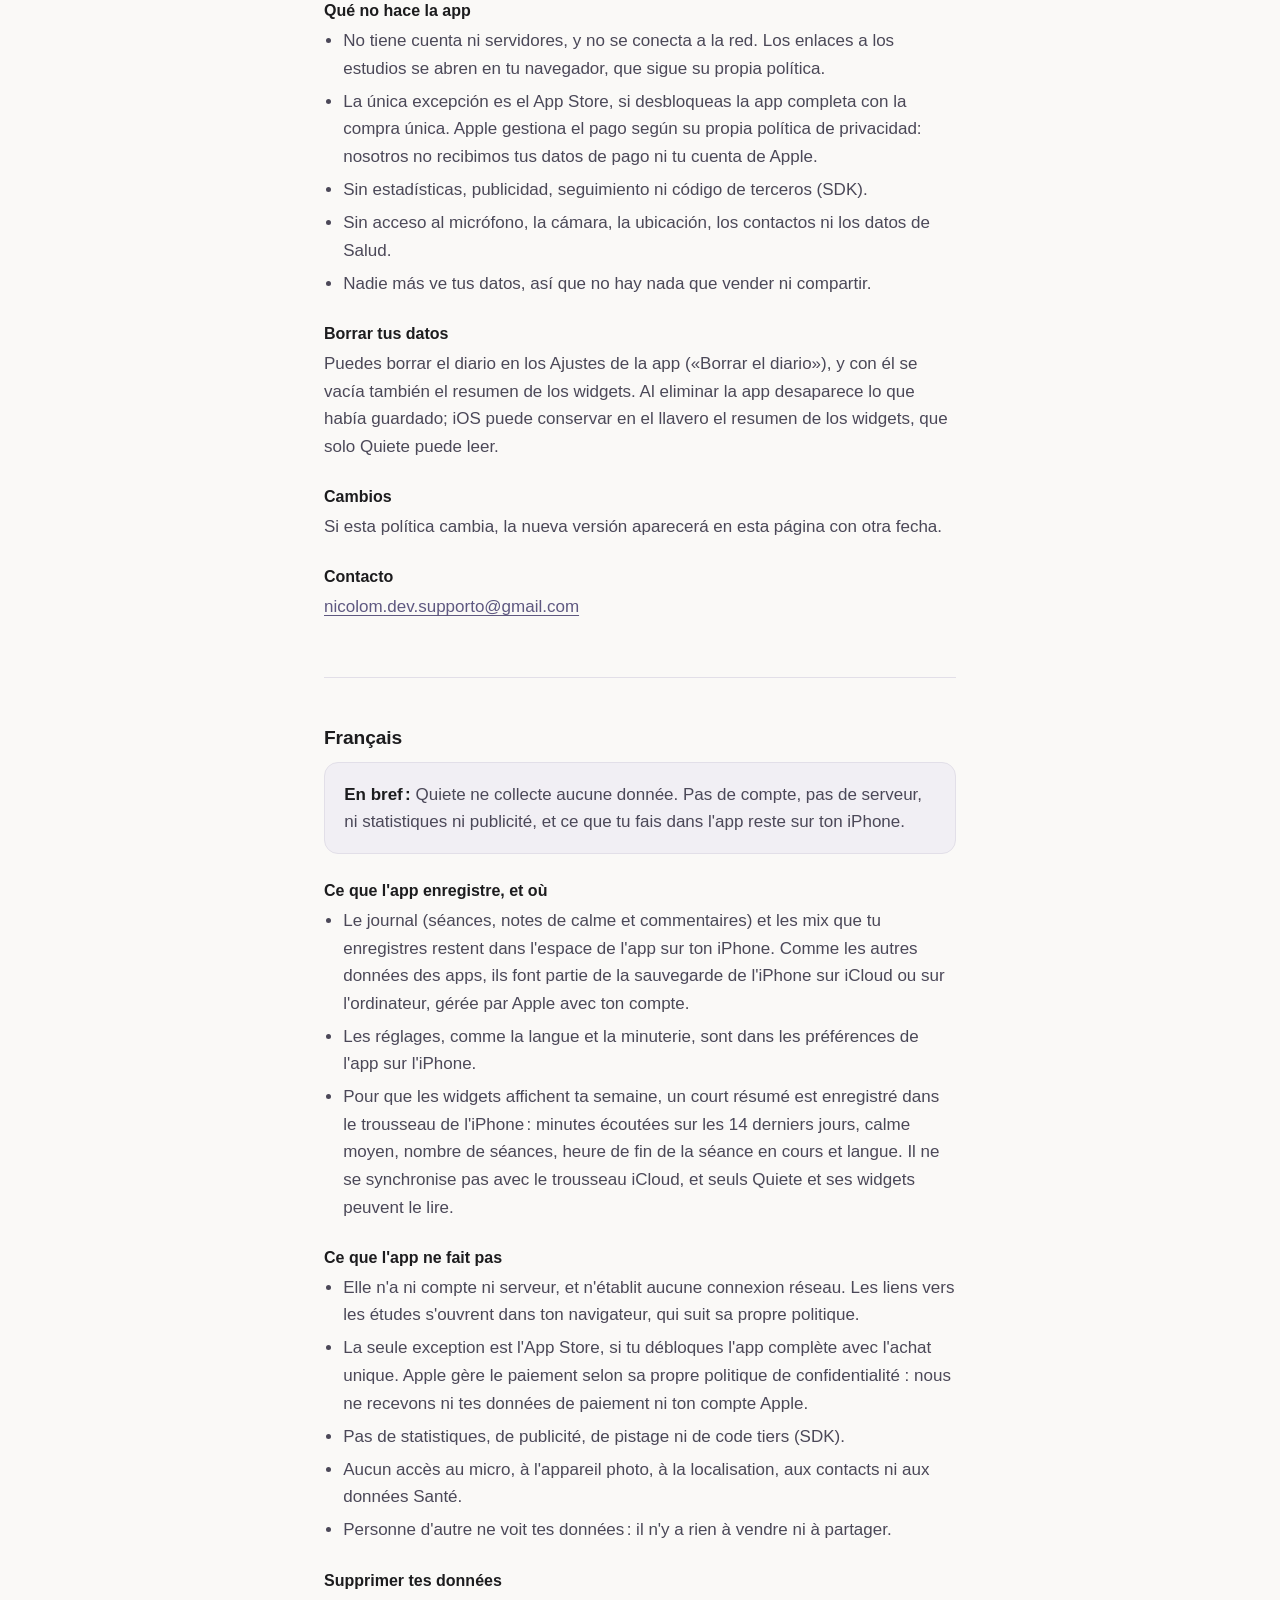
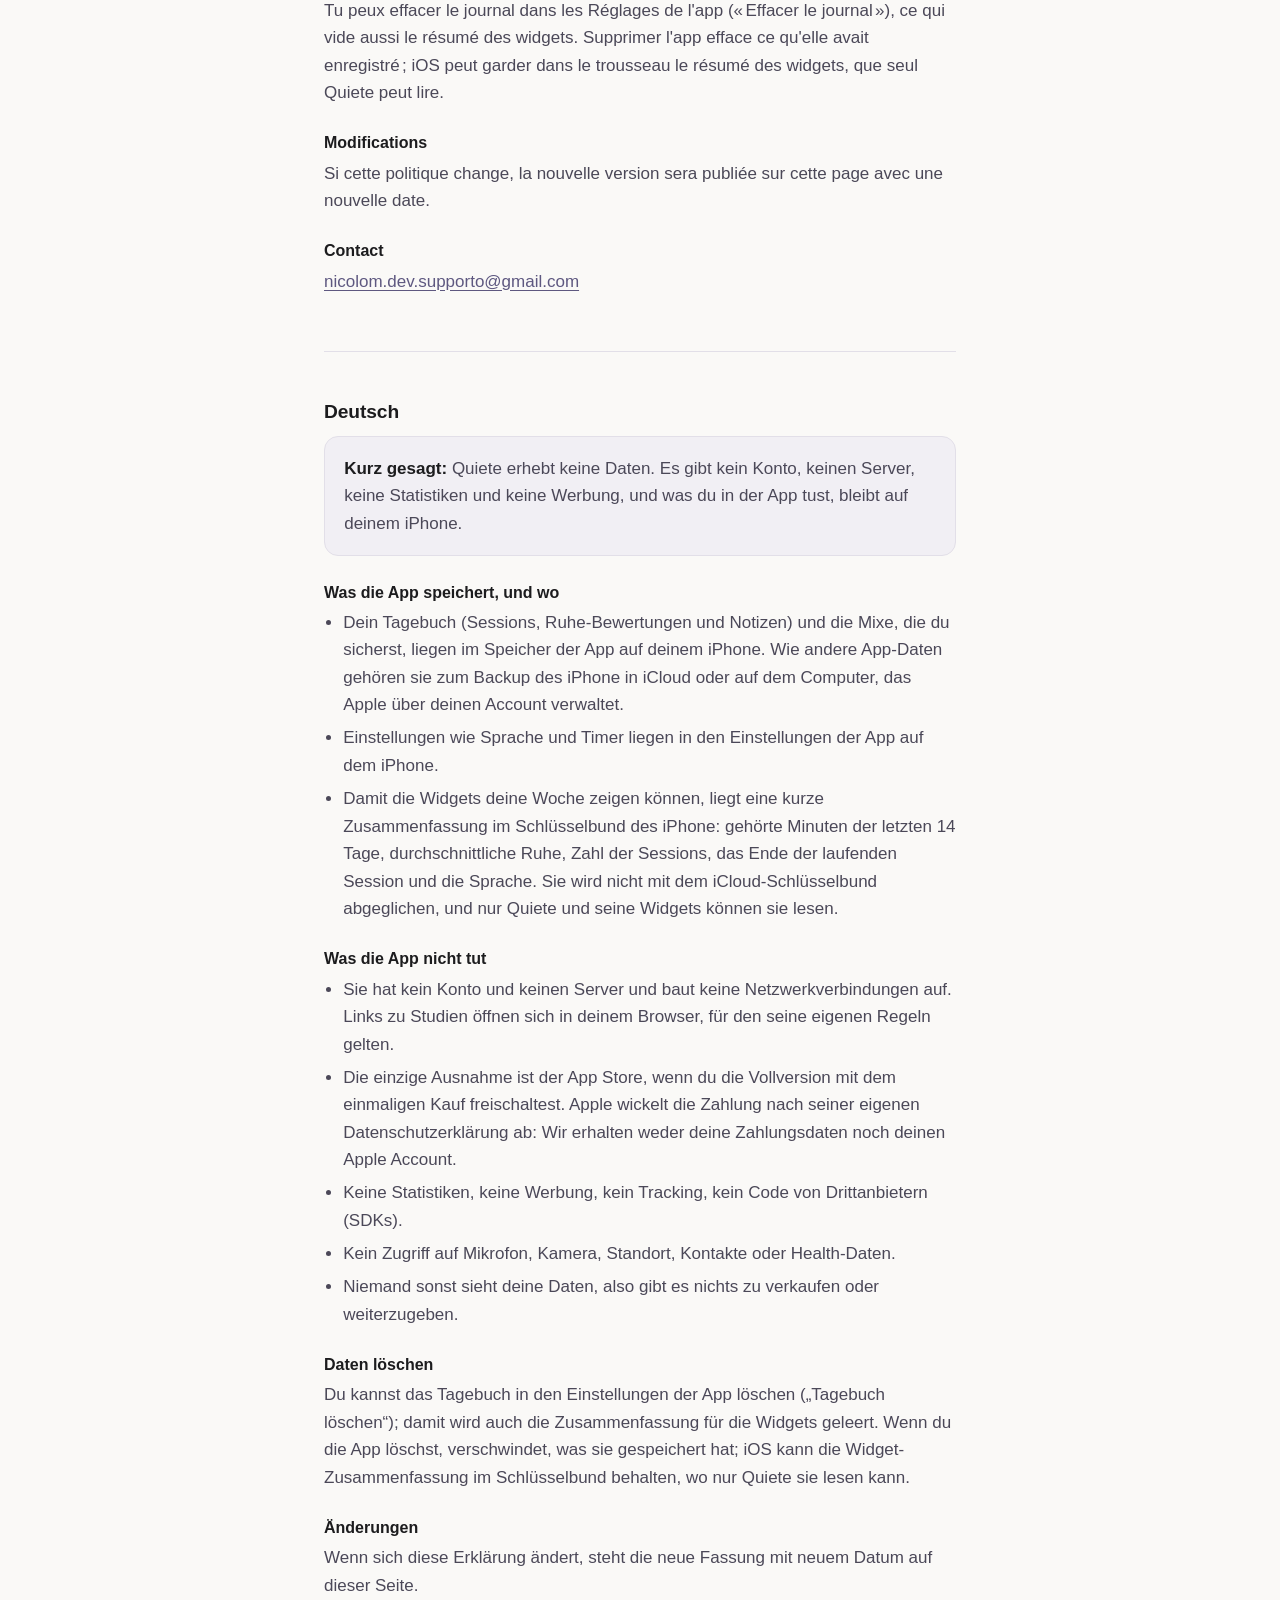
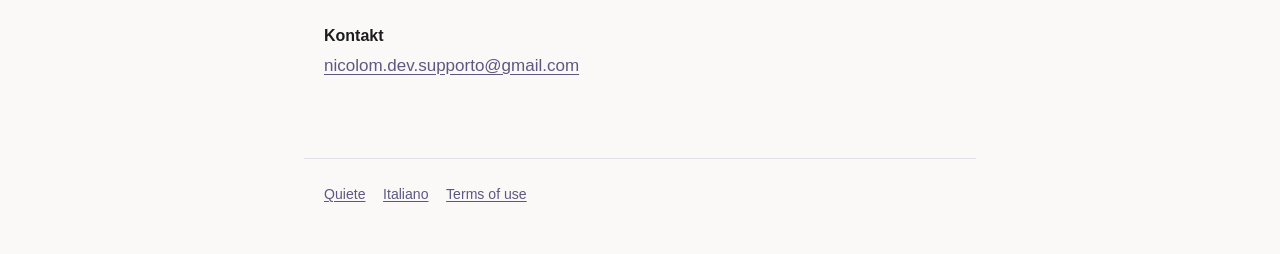
<file: privacy/index.html>
<!doctype html>
<html lang="en">
<head>
<meta charset="utf-8">
<meta name="viewport" content="width=device-width, initial-scale=1">
<title>Quiete privacy policy: no account, no data collected</title>
<meta name="description" content="Quiete collects no data: no account, no servers, no analytics and no ads. Your journal and saved mixes stay on your iPhone.">
<link rel="canonical" href="https://nicolomarinangeli.github.io/quiete/privacy/">
<meta name="color-scheme" content="light dark">
<meta name="theme-color" content="#faf9f7" media="(prefers-color-scheme: light)">
<meta name="theme-color" content="#0d0a10" media="(prefers-color-scheme: dark)">
<link rel="icon" type="image/png" href="../favicon.png">
<link rel="apple-touch-icon" href="../apple-touch-icon.png">
<link rel="stylesheet" href="../style.css">
<meta property="og:type" content="website">
<meta property="og:site_name" content="Quiete">
<meta property="og:title" content="Quiete privacy policy">
<meta property="og:description" content="No account, no servers, no analytics, no ads. Your journal and mixes stay on your iPhone.">
<meta property="og:url" content="https://nicolomarinangeli.github.io/quiete/privacy/">
<meta property="og:image" content="https://nicolomarinangeli.github.io/quiete/img/og.png">
<meta property="og:image:width" content="1200">
<meta property="og:image:height" content="630">
<meta property="og:image:alt" content="The Quiete app icon, a sun setting over the sea, next to the name Quiete">
<meta property="og:locale" content="en_US">
<meta name="twitter:card" content="summary_large_image">
<script type="application/ld+json">
{
  "@context": "https://schema.org",
  "@graph": [
    {
      "@type": "WebPage",
      "@id": "https://nicolomarinangeli.github.io/quiete/privacy/#page",
      "url": "https://nicolomarinangeli.github.io/quiete/privacy/",
      "name": "Quiete privacy policy",
      "description": "Quiete collects no data: no account, no servers, no analytics and no ads. Your journal and saved mixes stay on your iPhone.",
      "inLanguage": ["en", "it", "es", "fr", "de"],
      "dateModified": "2026-11-16",
      "about": {"@id": "https://nicolomarinangeli.github.io/quiete/#app"},
      "breadcrumb": {"@id": "https://nicolomarinangeli.github.io/quiete/privacy/#breadcrumb"}
    },
    {
      "@type": "BreadcrumbList",
      "@id": "https://nicolomarinangeli.github.io/quiete/privacy/#breadcrumb",
      "itemListElement": [
        {"@type": "ListItem", "position": 1, "name": "Quiete", "item": "https://nicolomarinangeli.github.io/quiete/"},
        {"@type": "ListItem", "position": 2, "name": "Privacy policy", "item": "https://nicolomarinangeli.github.io/quiete/privacy/"}
      ]
    }
  ]
}
</script>
</head>
<body>
<a class="skip" href="#content">Skip to content</a>
<header class="top">
  <div class="brand">
    <picture>
      <source srcset="../img/icona-scura.png" media="(prefers-color-scheme: dark)">
      <img src="../img/icona.png" width="56" height="56" alt="Quiete app icon" fetchpriority="high">
    </picture>
    <p class="kicker"><a href="../">Quiete</a></p>
  </div>
</header>

<main id="content">

  <h1>Privacy policy</h1>
  <p class="updated">Last updated: 16 November 2026</p>
  <nav class="switch" aria-label="Language">
    <a href="#en">English</a>
    <a href="#it" hreflang="it" lang="it">Italiano</a>
    <a href="#es" hreflang="es" lang="es">Español</a>
    <a href="#fr" hreflang="fr" lang="fr">Français</a>
    <a href="#de" hreflang="de" lang="de">Deutsch</a>
  </nav>

  <section id="en" lang="en">
    <h2>English</h2>
    <div class="card"><p><strong>In short:</strong> Quiete collects no data. There's no account, no server, no analytics and no advertising, and what you do in the app stays on your iPhone.</p></div>
    <h3>What the app stores, and where</h3>
    <ul>
      <li>Your journal (sessions, calm ratings and notes) and the mixes you save are kept in the app's own storage on your iPhone. Like other app data, they're part of your iPhone's iCloud or computer backup, which Apple manages under your account.</li>
      <li>Settings such as language and timer live in the app's preferences on the iPhone.</li>
      <li>So the widgets can show your week, a short summary sits in the iPhone's keychain: minutes listened over the last 14 days, average calm, number of sessions, when the current session ends, the language, the last sound you played and whether it's playing, the names of your saved mixes, the widget timer you chose, and whether Quiete Complete is unlocked. It doesn't sync to iCloud Keychain, and only Quiete and its widgets can read it.</li>
    </ul>
    <h3>What the app doesn't do</h3>
    <ul>
      <li>It has no account and no server, and it makes no network connections. Links to studies open in your browser, which follows its own policy.</li>
      <li>The one exception is the App Store, if you unlock the full app with the one-time purchase. Apple handles the payment under its own privacy policy: we never receive your payment details or your Apple Account.</li>
      <li>No analytics, advertising, tracking or third-party code (SDKs).</li>
      <li>No access to the microphone, camera, location, contacts or Health data.</li>
      <li>Nobody else sees your data, so there's nothing to sell or share.</li>
    </ul>
    <h3>Deleting your data</h3>
    <p>You can erase the journal in the app's Settings, which also clears the widget summary. Deleting the app removes what it stored; iOS may keep the widget summary in the keychain, where only Quiete can read it.</p>
    <h3>Changes</h3>
    <p>If this policy changes, the new version will appear on this page with a new date.</p>
    <h3>Questions about this policy</h3>
    <p><a href="mailto:nicolom.dev.supporto@gmail.com?subject=Quiete%20privacy">nicolom.dev.supporto@gmail.com</a></p>
  </section>

  <hr>

  <section id="it" lang="it">
    <h2>Italiano</h2>
    <div class="card"><p><strong>In breve:</strong> Quiete non raccoglie dati. Non ci sono account, server, statistiche o pubblicità, e quello che fai nell'app resta sul tuo iPhone.</p></div>
    <h3>Cosa salva l'app, e dove</h3>
    <ul>
      <li>Il diario (sessioni, voti di calma e note) e i mix che salvi stanno nello spazio dell'app sul tuo iPhone. Come gli altri dati delle app, fanno parte del backup dell'iPhone su iCloud o sul computer, che Apple gestisce col tuo account.</li>
      <li>Le impostazioni, come lingua e timer, stanno nelle preferenze dell'app sull'iPhone.</li>
      <li>Perché i widget possano mostrare la tua settimana, un breve riassunto sta nel portachiavi dell'iPhone: minuti ascoltati negli ultimi 14 giorni, calma media, numero di sessioni, quando finisce la sessione in corso, la lingua, l'ultimo suono ascoltato e se sta suonando, i nomi dei tuoi mix salvati, il timer scelto nel widget e se Quiete completa è sbloccata. Non si sincronizza col portachiavi di iCloud e lo leggono solo Quiete e i suoi widget.</li>
    </ul>
    <h3>Cosa l'app non fa</h3>
    <ul>
      <li>Non ha account né server e non si collega alla rete. I link agli studi si aprono nel tuo browser, che segue le sue regole.</li>
      <li>L'unica eccezione è l'App Store, se sblocchi l'app completa con l'acquisto unico. Il pagamento lo gestisce Apple secondo la sua privacy: a noi non arrivano né i dati di pagamento né il tuo Account Apple.</li>
      <li>Niente statistiche, pubblicità, tracciamento o codice di terze parti (SDK).</li>
      <li>Nessun accesso a microfono, fotocamera, posizione, contatti o dati di Salute.</li>
      <li>Nessun altro vede i tuoi dati, quindi non c'è niente da vendere o condividere.</li>
    </ul>
    <h3>Cancellare i tuoi dati</h3>
    <p>Puoi cancellare il diario dalle Impostazioni dell'app («Cancella il diario»), e con lui si svuota anche il riassunto dei widget. Eliminando l'app sparisce quello che aveva salvato; iOS può tenere nel portachiavi il riassunto dei widget, che solo Quiete può leggere.</p>
    <h3>Modifiche</h3>
    <p>Se questa informativa cambia, la nuova versione comparirà in questa pagina con una data nuova.</p>
    <h3>Contatti</h3>
    <p><a href="mailto:nicolom.dev.supporto@gmail.com?subject=Quiete%20privacy">nicolom.dev.supporto@gmail.com</a></p>
  </section>

  <hr>

  <section id="es" lang="es">
    <h2>Español</h2>
    <div class="card"><p><strong>En resumen:</strong> Quiete no recoge ningún dato. No hay cuenta, servidores, estadísticas ni publicidad, y lo que haces en la app se queda en tu iPhone.</p></div>
    <h3>Qué guarda la app y dónde</h3>
    <ul>
      <li>El diario (sesiones, valoraciones de calma y notas) y las mezclas que guardas están en el almacenamiento de la app en tu iPhone. Como el resto de datos de las apps, forman parte de la copia de seguridad del iPhone en iCloud o en el ordenador, que Apple gestiona con tu cuenta.</li>
      <li>Los ajustes, como el idioma y el temporizador, están en las preferencias de la app en el iPhone.</li>
      <li>Para que los widgets muestren tu semana, un resumen breve se guarda en el llavero del iPhone: minutos escuchados en los últimos 14 días, calma media, número de sesiones, cuándo termina la sesión en curso y el idioma. No se sincroniza con el Llavero de iCloud y solo Quiete y sus widgets pueden leerlo.</li>
    </ul>
    <h3>Qué no hace la app</h3>
    <ul>
      <li>No tiene cuenta ni servidores, y no se conecta a la red. Los enlaces a los estudios se abren en tu navegador, que sigue su propia política.</li>
      <li>La única excepción es el App Store, si desbloqueas la app completa con la compra única. Apple gestiona el pago según su propia política de privacidad: nosotros no recibimos tus datos de pago ni tu cuenta de Apple.</li>
      <li>Sin estadísticas, publicidad, seguimiento ni código de terceros (SDK).</li>
      <li>Sin acceso al micrófono, la cámara, la ubicación, los contactos ni los datos de Salud.</li>
      <li>Nadie más ve tus datos, así que no hay nada que vender ni compartir.</li>
    </ul>
    <h3>Borrar tus datos</h3>
    <p>Puedes borrar el diario en los Ajustes de la app («Borrar el diario»), y con él se vacía también el resumen de los widgets. Al eliminar la app desaparece lo que había guardado; iOS puede conservar en el llavero el resumen de los widgets, que solo Quiete puede leer.</p>
    <h3>Cambios</h3>
    <p>Si esta política cambia, la nueva versión aparecerá en esta página con otra fecha.</p>
    <h3>Contacto</h3>
    <p><a href="mailto:nicolom.dev.supporto@gmail.com?subject=Quiete%20privacy">nicolom.dev.supporto@gmail.com</a></p>
  </section>

  <hr>

  <section id="fr" lang="fr">
    <h2>Français</h2>
    <div class="card"><p><strong>En bref&#8239;:</strong> Quiete ne collecte aucune donnée. Pas de compte, pas de serveur, ni statistiques ni publicité, et ce que tu fais dans l'app reste sur ton iPhone.</p></div>
    <h3>Ce que l'app enregistre, et où</h3>
    <ul>
      <li>Le journal (séances, notes de calme et commentaires) et les mix que tu enregistres restent dans l'espace de l'app sur ton iPhone. Comme les autres données des apps, ils font partie de la sauvegarde de l'iPhone sur iCloud ou sur l'ordinateur, gérée par Apple avec ton compte.</li>
      <li>Les réglages, comme la langue et la minuterie, sont dans les préférences de l'app sur l'iPhone.</li>
      <li>Pour que les widgets affichent ta semaine, un court résumé est enregistré dans le trousseau de l'iPhone&#8239;: minutes écoutées sur les 14 derniers jours, calme moyen, nombre de séances, heure de fin de la séance en cours et langue. Il ne se synchronise pas avec le trousseau iCloud, et seuls Quiete et ses widgets peuvent le lire.</li>
    </ul>
    <h3>Ce que l'app ne fait pas</h3>
    <ul>
      <li>Elle n'a ni compte ni serveur, et n'établit aucune connexion réseau. Les liens vers les études s'ouvrent dans ton navigateur, qui suit sa propre politique.</li>
      <li>La seule exception est l'App Store, si tu débloques l'app complète avec l'achat unique. Apple gère le paiement selon sa propre politique de confidentialité : nous ne recevons ni tes données de paiement ni ton compte Apple.</li>
      <li>Pas de statistiques, de publicité, de pistage ni de code tiers (SDK).</li>
      <li>Aucun accès au micro, à l'appareil photo, à la localisation, aux contacts ni aux données Santé.</li>
      <li>Personne d'autre ne voit tes données&#8239;: il n'y a rien à vendre ni à partager.</li>
    </ul>
    <h3>Supprimer tes données</h3>
    <p>Tu peux effacer le journal dans les Réglages de l'app («&#8239;Effacer le journal&#8239;»), ce qui vide aussi le résumé des widgets. Supprimer l'app efface ce qu'elle avait enregistré&#8239;; iOS peut garder dans le trousseau le résumé des widgets, que seul Quiete peut lire.</p>
    <h3>Modifications</h3>
    <p>Si cette politique change, la nouvelle version sera publiée sur cette page avec une nouvelle date.</p>
    <h3>Contact</h3>
    <p><a href="mailto:nicolom.dev.supporto@gmail.com?subject=Quiete%20privacy">nicolom.dev.supporto@gmail.com</a></p>
  </section>

  <hr>

  <section id="de" lang="de">
    <h2>Deutsch</h2>
    <div class="card"><p><strong>Kurz gesagt:</strong> Quiete erhebt keine Daten. Es gibt kein Konto, keinen Server, keine Statistiken und keine Werbung, und was du in der App tust, bleibt auf deinem iPhone.</p></div>
    <h3>Was die App speichert, und wo</h3>
    <ul>
      <li>Dein Tagebuch (Sessions, Ruhe-Bewertungen und Notizen) und die Mixe, die du sicherst, liegen im Speicher der App auf deinem iPhone. Wie andere App-Daten gehören sie zum Backup des iPhone in iCloud oder auf dem Computer, das Apple über deinen Account verwaltet.</li>
      <li>Einstellungen wie Sprache und Timer liegen in den Einstellungen der App auf dem iPhone.</li>
      <li>Damit die Widgets deine Woche zeigen können, liegt eine kurze Zusammenfassung im Schlüsselbund des iPhone: gehörte Minuten der letzten 14 Tage, durchschnittliche Ruhe, Zahl der Sessions, das Ende der laufenden Session und die Sprache. Sie wird nicht mit dem iCloud-Schlüsselbund abgeglichen, und nur Quiete und seine Widgets können sie lesen.</li>
    </ul>
    <h3>Was die App nicht tut</h3>
    <ul>
      <li>Sie hat kein Konto und keinen Server und baut keine Netzwerkverbindungen auf. Links zu Studien öffnen sich in deinem Browser, für den seine eigenen Regeln gelten.</li>
      <li>Die einzige Ausnahme ist der App Store, wenn du die Vollversion mit dem einmaligen Kauf freischaltest. Apple wickelt die Zahlung nach seiner eigenen Datenschutzerklärung ab: Wir erhalten weder deine Zahlungsdaten noch deinen Apple Account.</li>
      <li>Keine Statistiken, keine Werbung, kein Tracking, kein Code von Drittanbietern (SDKs).</li>
      <li>Kein Zugriff auf Mikrofon, Kamera, Standort, Kontakte oder Health-Daten.</li>
      <li>Niemand sonst sieht deine Daten, also gibt es nichts zu verkaufen oder weiterzugeben.</li>
    </ul>
    <h3>Daten löschen</h3>
    <p>Du kannst das Tagebuch in den Einstellungen der App löschen („Tagebuch löschen“); damit wird auch die Zusammenfassung für die Widgets geleert. Wenn du die App löschst, verschwindet, was sie gespeichert hat; iOS kann die Widget-Zusammenfassung im Schlüsselbund behalten, wo nur Quiete sie lesen kann.</p>
    <h3>Änderungen</h3>
    <p>Wenn sich diese Erklärung ändert, steht die neue Fassung mit neuem Datum auf dieser Seite.</p>
    <h3>Kontakt</h3>
    <p><a href="mailto:nicolom.dev.supporto@gmail.com?subject=Quiete%20privacy">nicolom.dev.supporto@gmail.com</a></p>
  </section>
</main>
<footer>
  <nav aria-label="Site">
    <a href="../">Quiete</a>
    <a href="../it/" hreflang="it" lang="it">Italiano</a>
    <a href="https://www.apple.com/legal/internet-services/itunes/dev/stdeula/">Terms of use</a>
  </nav>
</footer>
</body>
</html>
</file>
<file: style.css>
/* Quiete: sito di presentazione, supporto e privacy. Colori dell'app (Theme.swift e icona). */
:root {
  color-scheme: light dark;
  --bg: #faf9f7; --card: #f1eff4; --text: #1c1c1e; --muted: #4b4858;
  --rule: #e2dfe8; --accent: #5e5880; --on-accent: #ffffff; --soft: #efe4d8;
}
@media (prefers-color-scheme: dark) {
  :root {
    --bg: #0d0a10; --card: #17141c; --text: #fbf6f1; --muted: #c4bbb2;
    --rule: #2a2530; --accent: #e8bf87; --on-accent: #15121a; --soft: #231d26;
  }
}
* { box-sizing: border-box; }
html { -webkit-text-size-adjust: 100%; }
body {
  margin: 0; background: var(--bg); color: var(--text);
  font: 17px/1.62 -apple-system, BlinkMacSystemFont, "Segoe UI", Roboto, Helvetica, Arial, sans-serif;
}
main { max-width: 42rem; margin: 0 auto; padding: 3.5rem 1.25rem 4rem; }
.top { max-width: 42rem; margin: 0 auto; padding: 3.5rem 1.25rem 0; }
.top + main { padding-top: 0; }
.skip {
  position: absolute; left: .75rem; top: -4rem; z-index: 10;
  background: var(--accent); color: var(--on-accent); font-weight: 600;
  padding: .5rem .9rem; border-radius: 8px; text-decoration: none;
}
.skip:focus { top: .75rem; }
.brand { display: flex; align-items: center; gap: .75rem; margin: 0 0 1.4rem; }
.brand img { width: 56px; height: 56px; border-radius: 22.5%; box-shadow: 0 1px 3px rgba(0,0,0,.18); display: block; }
.kicker {
  font-size: .8rem; font-weight: 600; letter-spacing: .09em; text-transform: uppercase;
  color: var(--muted); margin: 0;
}
h1 { font-size: 2rem; line-height: 1.15; margin: 0 0 .7rem; letter-spacing: -.015em; text-wrap: balance; }
h2 { font-size: 1.2rem; line-height: 1.3; margin: 2.75rem 0 .7rem; letter-spacing: -.005em; }
h3 { font-size: 1rem; line-height: 1.35; margin: 1.6rem 0 .35rem; }
.lead { font-size: 1.15rem; color: var(--muted); margin: 0 0 1.6rem; }
p { margin: 0 0 .9rem; color: var(--muted); }
strong { color: var(--text); }
a { color: var(--accent); text-underline-offset: .15em; }
a:focus-visible { outline: 2px solid var(--accent); outline-offset: 3px; border-radius: 4px; }
.soon {
  display: inline-block; background: var(--soft); color: var(--text);
  font-weight: 600; font-size: .95rem; padding: .55rem 1rem; border-radius: 999px; margin: 0 0 .5rem;
}
.small { font-size: .9rem; }
.card {
  background: var(--card); border: 1px solid var(--rule); border-radius: 14px;
  padding: 1.1rem 1.2rem; margin: 0 0 1rem;
}
.card p:last-child { margin-bottom: 0; }
.card h2 { margin-top: 0; }
.mail { font-size: 1.1rem; font-weight: 600; overflow-wrap: anywhere; }
ul { color: var(--muted); padding-left: 1.2rem; margin: 0 0 .9rem; }
li { margin-bottom: .35rem; }
.faq h3 { color: var(--text); }
.sources li { font-size: .92rem; }
.switch { margin: 0 0 2rem; font-size: .92rem; display: flex; flex-wrap: wrap; gap: .4rem 1rem; }
.switch a { font-weight: 600; text-decoration: none; }
.updated { font-size: .9rem; margin: 0 0 1.4rem; }
hr { border: 0; border-top: 1px solid var(--rule); margin: 3.5rem 0 3rem; }
footer {
  max-width: 42rem; margin: 0 auto; padding: 1.5rem 1.25rem 3rem;
  border-top: 1px solid var(--rule); color: var(--muted); font-size: .88rem;
}
footer nav { display: flex; flex-wrap: wrap; gap: .4rem 1.1rem; }
footer p { margin: .8rem 0 0; font-size: .85rem; }
</file>
